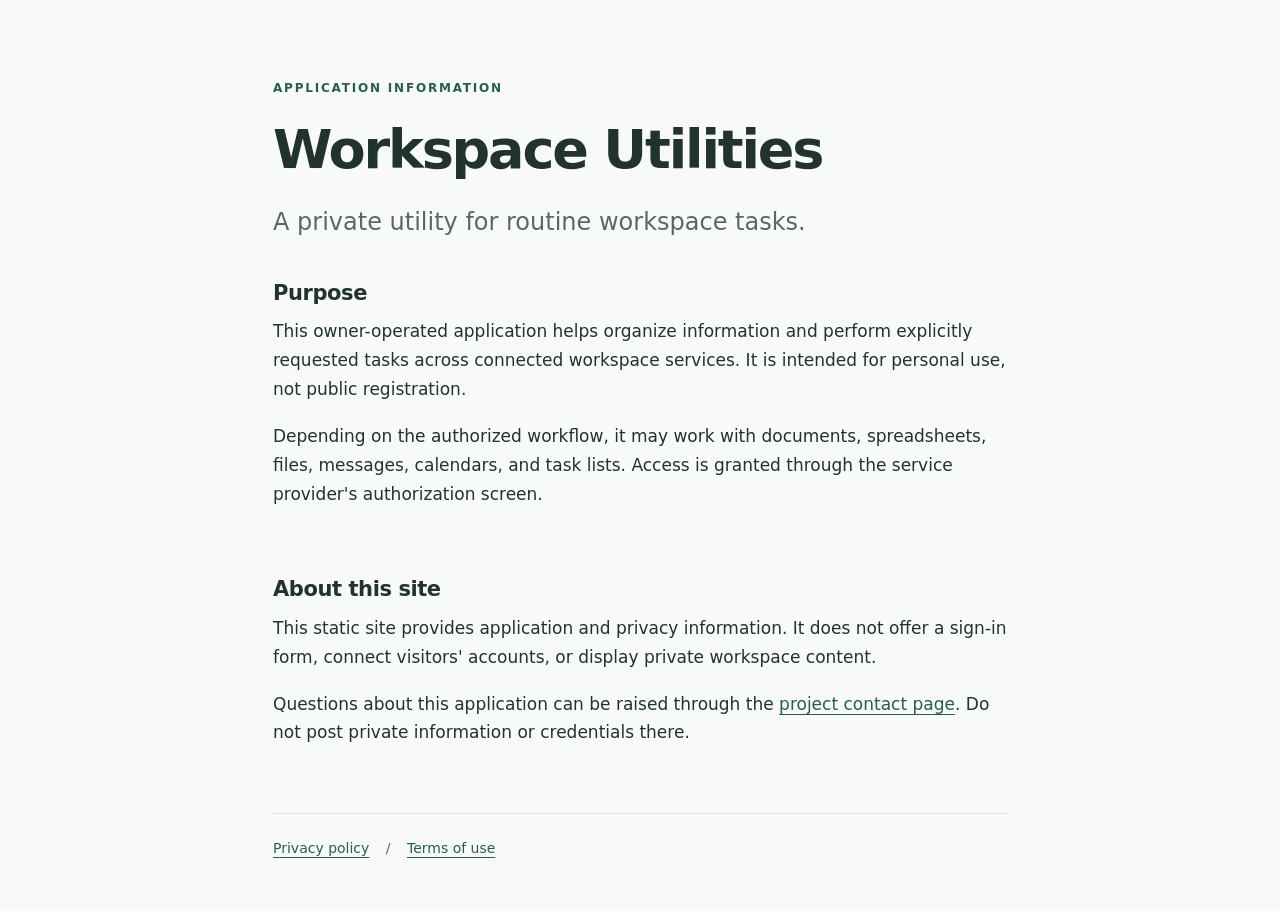
<file: index.html>
<!doctype html>
<html lang="en">
<head>
  <meta charset="utf-8">
  <meta name="viewport" content="width=device-width, initial-scale=1">
  <meta name="robots" content="noindex, nofollow">
  <meta name="description" content="Information about a private, owner-operated workspace utility.">
  <title>Workspace Utilities</title>
  <link rel="stylesheet" href="style.css">
</head>
<body>
  <main>
    <p class="eyebrow">APPLICATION INFORMATION</p>
    <h1>Workspace Utilities</h1>
    <p class="lead">A private utility for routine workspace tasks.</p>
    <section>
      <h2>Purpose</h2>
      <p>This owner-operated application helps organize information and perform explicitly requested tasks across connected workspace services. It is intended for personal use, not public registration.</p>
      <p>Depending on the authorized workflow, it may work with documents, spreadsheets, files, messages, calendars, and task lists. Access is granted through the service provider's authorization screen.</p>
    </section>
    <section>
      <h2>About this site</h2>
      <p>This static site provides application and privacy information. It does not offer a sign-in form, connect visitors' accounts, or display private workspace content.</p>
      <p>Questions about this application can be raised through the <a href="https://github.com/neekobe/workspace-utilities-info/issues">project contact page</a>. Do not post private information or credentials there.</p>
    </section>
    <footer><a href="privacy.html">Privacy policy</a><span aria-hidden="true"> / </span><a href="terms.html">Terms of use</a></footer>
  </main>
</body>
</html>
</file>
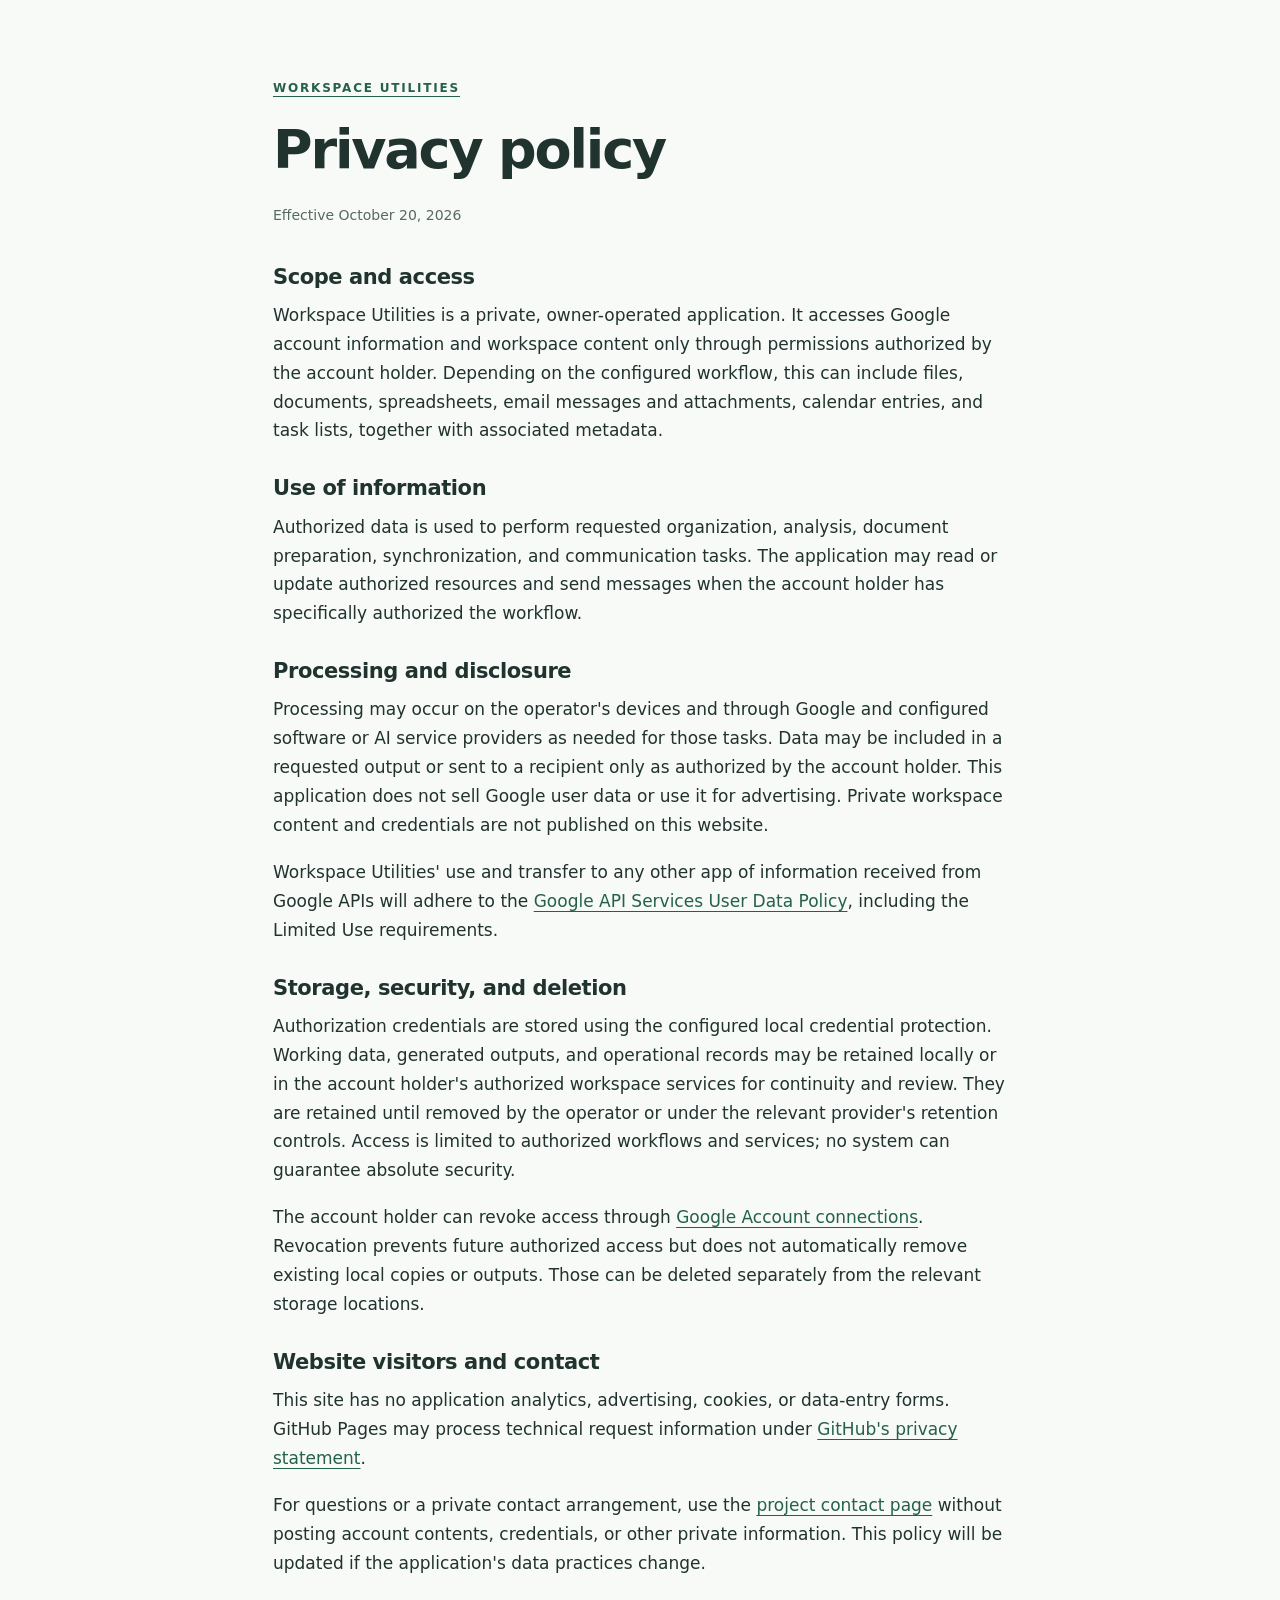
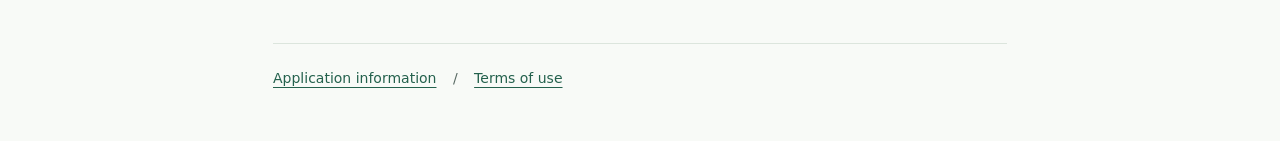
<file: privacy.html>
<!doctype html>
<html lang="en">
<head>
  <meta charset="utf-8">
  <meta name="viewport" content="width=device-width, initial-scale=1">
  <meta name="robots" content="noindex, nofollow">
  <title>Privacy policy — Workspace Utilities</title>
  <link rel="stylesheet" href="style.css">
</head>
<body>
  <main>
    <p class="eyebrow"><a href="./">WORKSPACE UTILITIES</a></p>
    <h1>Privacy policy</h1>
    <p class="updated">Effective October 20, 2026</p>
    <section>
      <h2>Scope and access</h2>
      <p>Workspace Utilities is a private, owner-operated application. It accesses Google account information and workspace content only through permissions authorized by the account holder. Depending on the configured workflow, this can include files, documents, spreadsheets, email messages and attachments, calendar entries, and task lists, together with associated metadata.</p>
      <h2>Use of information</h2>
      <p>Authorized data is used to perform requested organization, analysis, document preparation, synchronization, and communication tasks. The application may read or update authorized resources and send messages when the account holder has specifically authorized the workflow.</p>
      <h2>Processing and disclosure</h2>
      <p>Processing may occur on the operator's devices and through Google and configured software or AI service providers as needed for those tasks. Data may be included in a requested output or sent to a recipient only as authorized by the account holder. This application does not sell Google user data or use it for advertising. Private workspace content and credentials are not published on this website.</p>
      <p>Workspace Utilities' use and transfer to any other app of information received from Google APIs will adhere to the <a href="https://developers.google.com/terms/api-services-user-data-policy">Google API Services User Data Policy</a>, including the Limited Use requirements.</p>
      <h2>Storage, security, and deletion</h2>
      <p>Authorization credentials are stored using the configured local credential protection. Working data, generated outputs, and operational records may be retained locally or in the account holder's authorized workspace services for continuity and review. They are retained until removed by the operator or under the relevant provider's retention controls. Access is limited to authorized workflows and services; no system can guarantee absolute security.</p>
      <p>The account holder can revoke access through <a href="https://myaccount.google.com/connections">Google Account connections</a>. Revocation prevents future authorized access but does not automatically remove existing local copies or outputs. Those can be deleted separately from the relevant storage locations.</p>
      <h2>Website visitors and contact</h2>
      <p>This site has no application analytics, advertising, cookies, or data-entry forms. GitHub Pages may process technical request information under <a href="https://docs.github.com/en/site-policy/privacy-policies/github-general-privacy-statement">GitHub's privacy statement</a>.</p>
      <p>For questions or a private contact arrangement, use the <a href="https://github.com/neekobe/workspace-utilities-info/issues">project contact page</a> without posting account contents, credentials, or other private information. This policy will be updated if the application's data practices change.</p>
    </section>
    <footer><a href="./">Application information</a><span aria-hidden="true"> / </span><a href="terms.html">Terms of use</a></footer>
  </main>
</body>
</html>
</file>
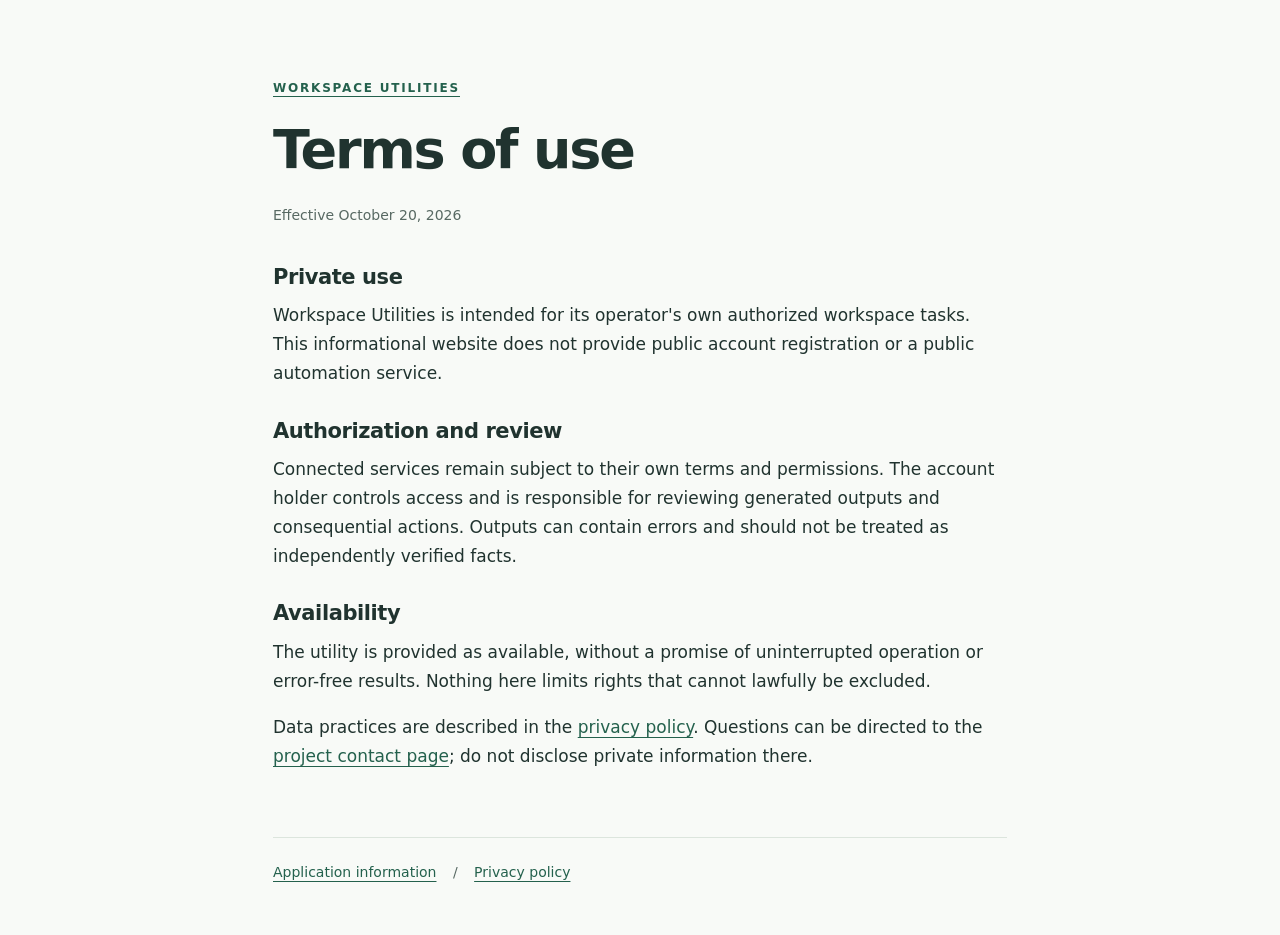
<file: terms.html>
<!doctype html>
<html lang="en">
<head>
  <meta charset="utf-8">
  <meta name="viewport" content="width=device-width, initial-scale=1">
  <meta name="robots" content="noindex, nofollow">
  <title>Terms of use — Workspace Utilities</title>
  <link rel="stylesheet" href="style.css">
</head>
<body>
  <main>
    <p class="eyebrow"><a href="./">WORKSPACE UTILITIES</a></p>
    <h1>Terms of use</h1>
    <p class="updated">Effective October 20, 2026</p>
    <section>
      <h2>Private use</h2>
      <p>Workspace Utilities is intended for its operator's own authorized workspace tasks. This informational website does not provide public account registration or a public automation service.</p>
      <h2>Authorization and review</h2>
      <p>Connected services remain subject to their own terms and permissions. The account holder controls access and is responsible for reviewing generated outputs and consequential actions. Outputs can contain errors and should not be treated as independently verified facts.</p>
      <h2>Availability</h2>
      <p>The utility is provided as available, without a promise of uninterrupted operation or error-free results. Nothing here limits rights that cannot lawfully be excluded.</p>
      <p>Data practices are described in the <a href="privacy.html">privacy policy</a>. Questions can be directed to the <a href="https://github.com/neekobe/workspace-utilities-info/issues">project contact page</a>; do not disclose private information there.</p>
    </section>
    <footer><a href="./">Application information</a><span aria-hidden="true"> / </span><a href="privacy.html">Privacy policy</a></footer>
  </main>
</body>
</html>
</file>
<file: style.css>
:root{color-scheme:light;--ink:#20332f;--muted:#586963;--accent:#24614d;--paper:#f8faf7;--line:#dce5dd}
*{box-sizing:border-box}body{margin:0;background:var(--paper);color:var(--ink);font:17px/1.7 system-ui,-apple-system,BlinkMacSystemFont,"Segoe UI",sans-serif}main{max-width:790px;margin:0 auto;padding:78px 28px 50px}.eyebrow{font-size:12px;letter-spacing:.15em;font-weight:700;color:var(--accent);margin:0 0 22px}h1{font-size:clamp(36px,6vw,54px);line-height:1.1;letter-spacing:-.04em;margin:0 0 24px}h2{font-size:21px;line-height:1.3;letter-spacing:-.02em;margin:30px 0 10px}.lead{font-size:24px;line-height:1.5;color:var(--muted);margin-bottom:40px}p{margin:0 0 18px}.updated{font-size:14px;color:var(--muted);margin-bottom:36px}section{padding-bottom:20px}a{color:var(--accent);text-underline-offset:4px}a:hover{text-decoration-thickness:2px}a:focus-visible{outline:2px solid var(--accent);outline-offset:4px}footer{border-top:1px solid var(--line);padding-top:23px;margin-top:28px;font-size:14px}footer span{color:var(--muted);padding:0 12px}@media(max-width:500px){main{padding:44px 22px 35px}.lead{font-size:21px}}
</file>
